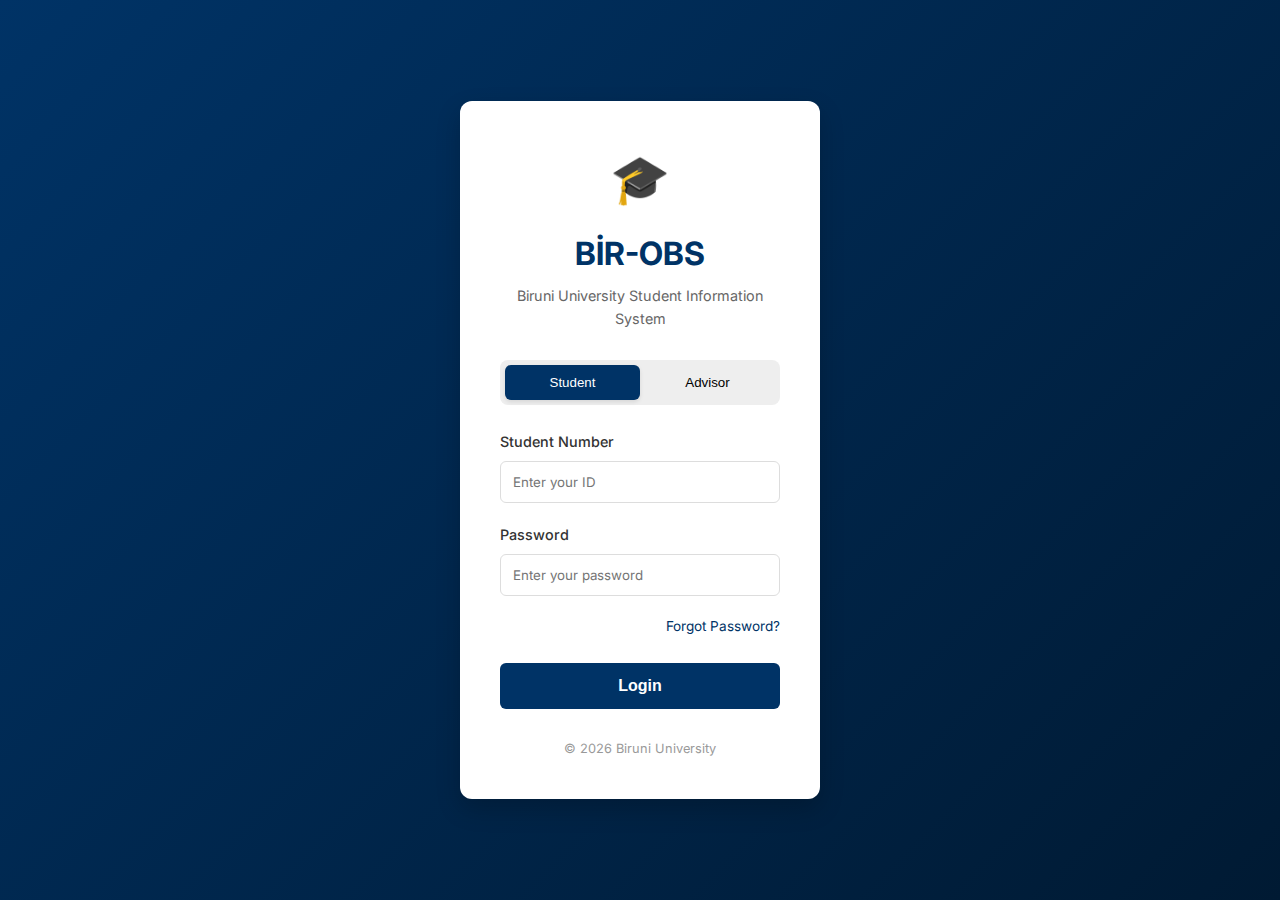
<file: index.html>
<!DOCTYPE html>
<html lang="en">
<head>
    <meta charset="UTF-8">
    <meta name="viewport" content="width=device-width, initial-scale=1.0">
    <title>BİR-OBS | Login</title>
    <link rel="stylesheet" href="css/style.css">
    <link rel="preconnect" href="https://fonts.googleapis.com">
    <link rel="preconnect" href="https://fonts.gstatic.com" crossorigin>
    <link href="https://fonts.googleapis.com/css2?family=Inter:wght@300;400;500;600;700&display=swap" rel="stylesheet">
</head>
<body class="login-body">

    <div class="login-container">
        <div class="login-card">
            <div class="login-header">
                <div class="logo-area">
                    <div class="logo-icon">🎓</div>
                    <h1>BİR-OBS</h1>
                </div>
                <p>Biruni University Student Information System</p>
            </div>

            <form id="loginForm" onsubmit="handleLogin(event)">
                <div class="role-switch">
                    <button type="button" class="role-btn active" onclick="setRole('student')" id="btn-student">Student</button>
                    <button type="button" class="role-btn" onclick="setRole('advisor')" id="btn-advisor">Advisor</button>
                </div>
                <input type="hidden" id="selectedRole" value="student">

                <div class="input-group">
                    <label for="userId" id="label-userId">Student Number</label>
                    <input type="text" id="userId" placeholder="Enter your ID" required>
                </div>

                <div class="input-group">
                    <label for="password">Password</label>
                    <input type="password" id="password" placeholder="Enter your password" required>
                </div>

                <div class="actions">
                    <a href="#" class="forgot-pass">Forgot Password?</a>
                </div>

                <button type="submit" class="login-btn">Login</button>
            </form>
            
            <div class="login-footer">
                <p>&copy; 2026 Biruni University</p>
            </div>
        </div>
    </div>

    <script src="js/app.js"></script>
</body>
</html>
</file>
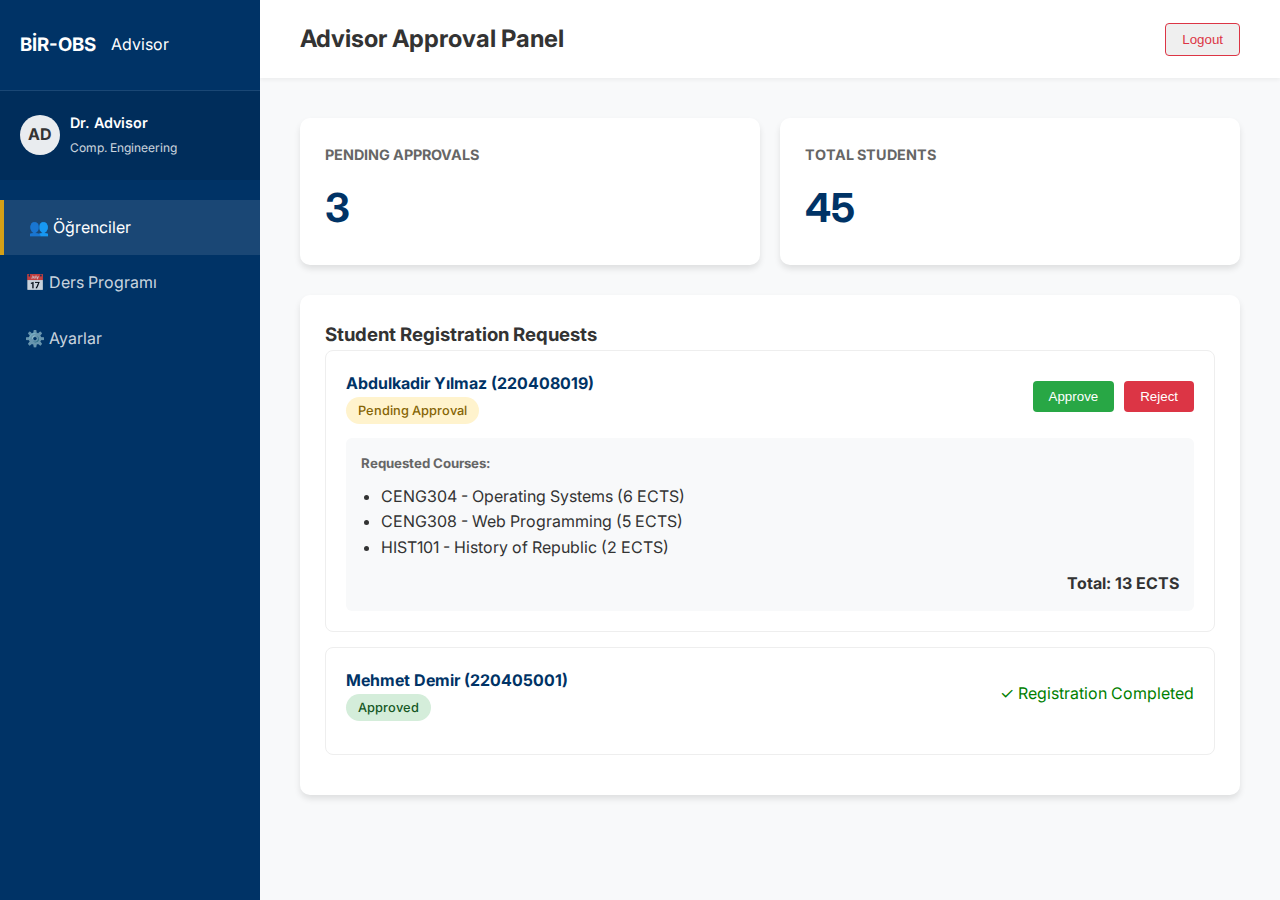
<file: advisor.html>
<!DOCTYPE html>
<html lang="en">

<head>
    <meta charset="UTF-8">
    <meta name="viewport" content="width=device-width, initial-scale=1.0">
    <title>BİR-OBS | Advisor Panel</title>
    <link rel="stylesheet" href="css/style.css">
    <link href="https://fonts.googleapis.com/css2?family=Inter:wght@300;400;500;600;700&display=swap" rel="stylesheet">
</head>

<body>

    <div class="app-container">
        <!-- Sidebar -->
        <aside class="sidebar">
            <div class="sidebar-header">
                <h3>BİR-OBS</h3>
                <span>Advisor</span>
            </div>

            <div class="user-mini-profile">
                <div class="avatar" style="background: #e9ecef; color: #333;">AD</div>
                <div class="user-info-mini">
                    <p>Dr. Advisor</p>
                    <span>Comp. Engineering</span>
                </div>
            </div>

            <ul class="nav-links">
                <li><a href="advisor.html" class="active">👥 Öğrenciler</a></li>
                <li><a href="schedule.html">📅 Ders Programı</a></li>
                <li><a href="settings.html">⚙️ Ayarlar</a></li>
            </ul>
        </aside>

        <!-- Main Content -->
        <main class="main-content">
            <div class="top-bar">
                <div class="page-title">
                    <h1>Advisor Approval Panel</h1>
                </div>
                <button onclick="logout()" class="logout-btn">Logout</button>
            </div>

            <div class="content-wrapper">

                <div class="info-cards">
                    <div class="card">
                        <h3>Pending Approvals</h3>
                        <div class="big-number" style="color: #orange;">3</div>
                    </div>
                    <div class="card">
                        <h3>Total Students</h3>
                        <div class="big-number">45</div>
                    </div>
                </div>

                <div class="course-table-container">
                    <h3>Student Registration Requests</h3>
                    <div id="student-list">
                        <!-- Student Item -->
                        <div class="student-approval-item"
                            style="border: 1px solid #eee; padding: 20px; border-radius: 8px; margin-bottom: 15px; background: #fff;">
                            <div
                                style="display: flex; justify-content: space-between; align-items: center; margin-bottom: 15px;">
                                <div>
                                    <h4 style="color: var(--primary-color);">Abdulkadir Yılmaz (220408019)</h4>
                                    <span class="status-badge status-pending">Pending Approval</span>
                                </div>
                                <div style="display: flex; gap: 10px;">
                                    <button onclick="approveStudent('220408019')"
                                        style="background: var(--success); color: white; border: none; padding: 8px 16px; border-radius: 4px; cursor: pointer;">Approve</button>
                                    <button onclick="rejectStudent('220408019')"
                                        style="background: var(--danger); color: white; border: none; padding: 8px 16px; border-radius: 4px; cursor: pointer;">Reject</button>
                                </div>
                            </div>

                            <div style="background: #f8f9fa; padding: 15px; border-radius: 6px;">
                                <h5 style="margin-bottom: 10px; color: #666;">Requested Courses:</h5>
                                <ul style="list-style: disc; margin-left: 20px;">
                                    <li>CENG304 - Operating Systems (6 ECTS)</li>
                                    <li>CENG308 - Web Programming (5 ECTS)</li>
                                    <li>HIST101 - History of Republic (2 ECTS)</li>
                                </ul>
                                <p style="margin-top: 10px; font-weight: bold; text-align: right;">Total: 13 ECTS</p>
                            </div>
                        </div>

                        <!-- Another Demo Student -->
                        <div class="student-approval-item"
                            style="border: 1px solid #eee; padding: 20px; border-radius: 8px; margin-bottom: 15px; background: #fff;">
                            <div
                                style="display: flex; justify-content: space-between; align-items: center; margin-bottom: 15px;">
                                <div>
                                    <h4 style="color: var(--primary-color);">Mehmet Demir (220405001)</h4>
                                    <span class="status-badge status-approved">Approved</span>
                                </div>
                                <div style="display: flex; gap: 10px;">
                                    <!-- No actions for approved -->
                                    <span style="color: green;">✓ Registration Completed</span>
                                </div>
                            </div>
                        </div>

                    </div>
                </div>

            </div>
        </main>
    </div>

    <script src="js/app.js"></script>
</body>

</html>
</file>
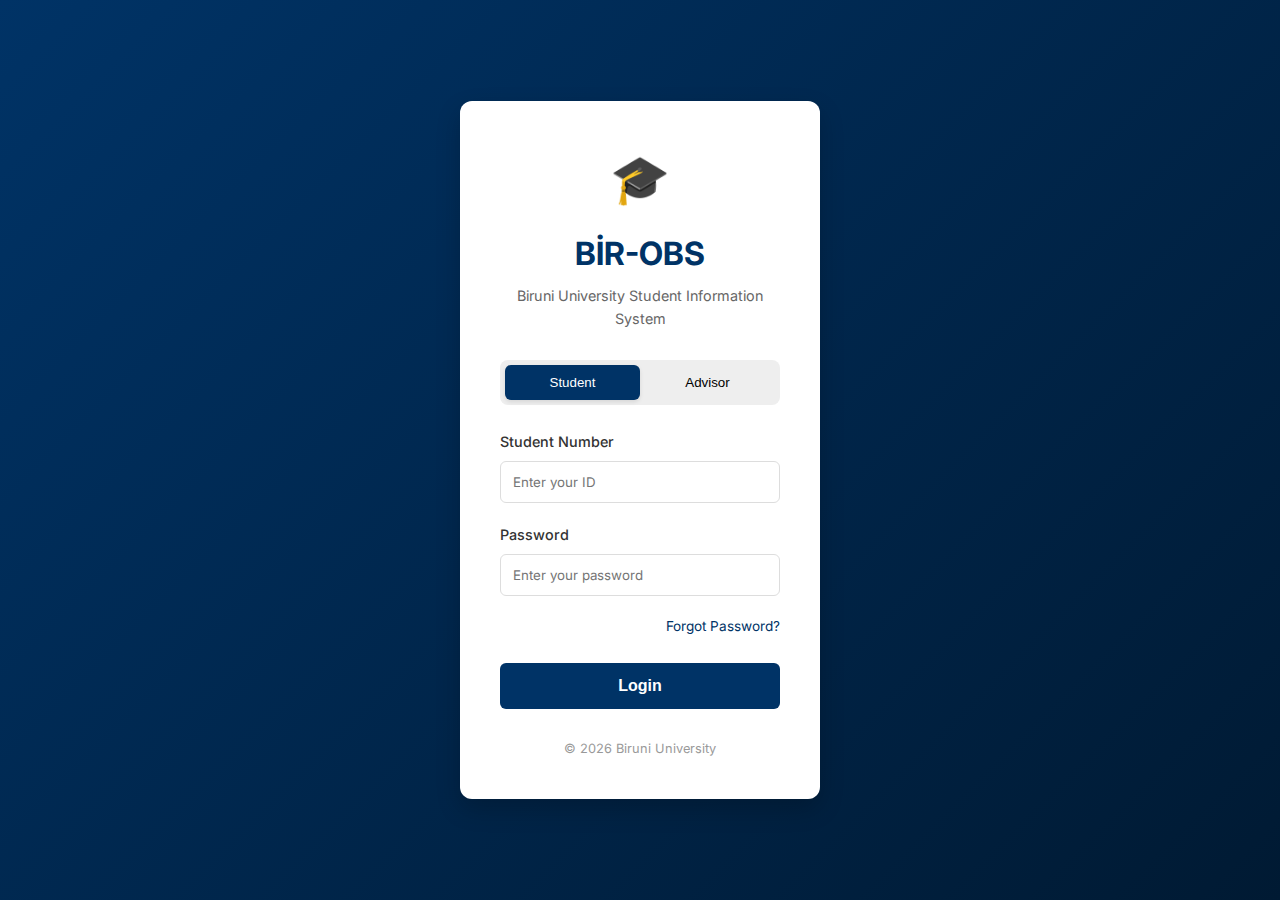
<file: course-selection.html>
<!DOCTYPE html>
<html lang="en">

<head>
    <meta charset="UTF-8">
    <meta name="viewport" content="width=device-width, initial-scale=1.0">
    <title>BİR-OBS | Course Selection</title>
    <link rel="stylesheet" href="css/style.css">
    <link href="https://fonts.googleapis.com/css2?family=Inter:wght@300;400;500;600;700&display=swap" rel="stylesheet">
</head>

<body>

    <div class="app-container">
        <!-- Sidebar -->
        <aside class="sidebar">
            <div class="sidebar-header">
                <h3>BİR-OBS</h3>
                <span>Student</span>
            </div>

            <div class="user-mini-profile">
                <div class="avatar">AY</div>
                <div class="user-info-mini">
                    <p>Abdulkadir Yılmaz</p>
                    <span>Comp. Engineering</span>
                </div>
            </div>

            <ul class="nav-links">
                <li><a href="dashboard.html">📅 Genel Bakış</a></li>
                <li><a href="course-selection.html" class="active">📚 Ders Seçimi</a></li>
                <li><a href="schedule.html">🕒 Ders Programı</a></li>
                <li><a href="transcript.html">📝 Transkript</a></li>
                <li><a href="settings.html">⚙️ Ayarlar</a></li>
            </ul>
        </aside>

        <!-- Main Content -->
        <main class="main-content">
            <div class="top-bar">
                <div class="page-title">
                    <h1>Ders Seçimi</h1>
                </div>
                <button onclick="logout()" class="logout-btn">Çıkış Yap</button>
            </div>

            <div class="content-wrapper">

                <div class="course-selection-layout">

                    <!-- Left Panel: Available Courses -->
                    <div class="left-panel">
                        <div class="card" style="margin-bottom: 20px;">
                            <h3>Filtreler</h3>
                            <div style="display: flex; gap: 10px;">
                                <label><input type="checkbox" id="filter-compulsory" onchange="renderAvailableCourses()"
                                        checked> Zorunlu</label>
                                <label><input type="checkbox" id="filter-elective" onchange="renderAvailableCourses()"
                                        checked> Seçmeli</label>
                            </div>
                        </div>

                        <h3>Açılan Dersler (Bahar '26)</h3>
                        <div id="available-courses-list" class="course-list">
                            <!-- Populated by JS -->
                        </div>
                    </div>

                    <!-- Right Panel: Basket -->
                    <div class="right-panel">
                        <div class="basket">
                            <h3>Seçilen Dersler</h3>
                            <ul id="basket-list" class="basket-list">
                                <!-- Populated by JS -->
                                <li style="text-align:center; color:#999;">Ders seçilmedi</li>
                            </ul>

                            <div class="basket-total">
                                <span>Toplam ECTS:</span>
                                <span id="total-credits">0</span>
                            </div>

                            <button class="submit-approval-btn" onclick="sendForApproval()">
                                Danışman Onayına Gönder
                            </button>
                        </div>
                    </div>

                </div>

            </div>
        </main>
    </div>

    <script src="js/app.js"></script>
</body>

</html>
</file>
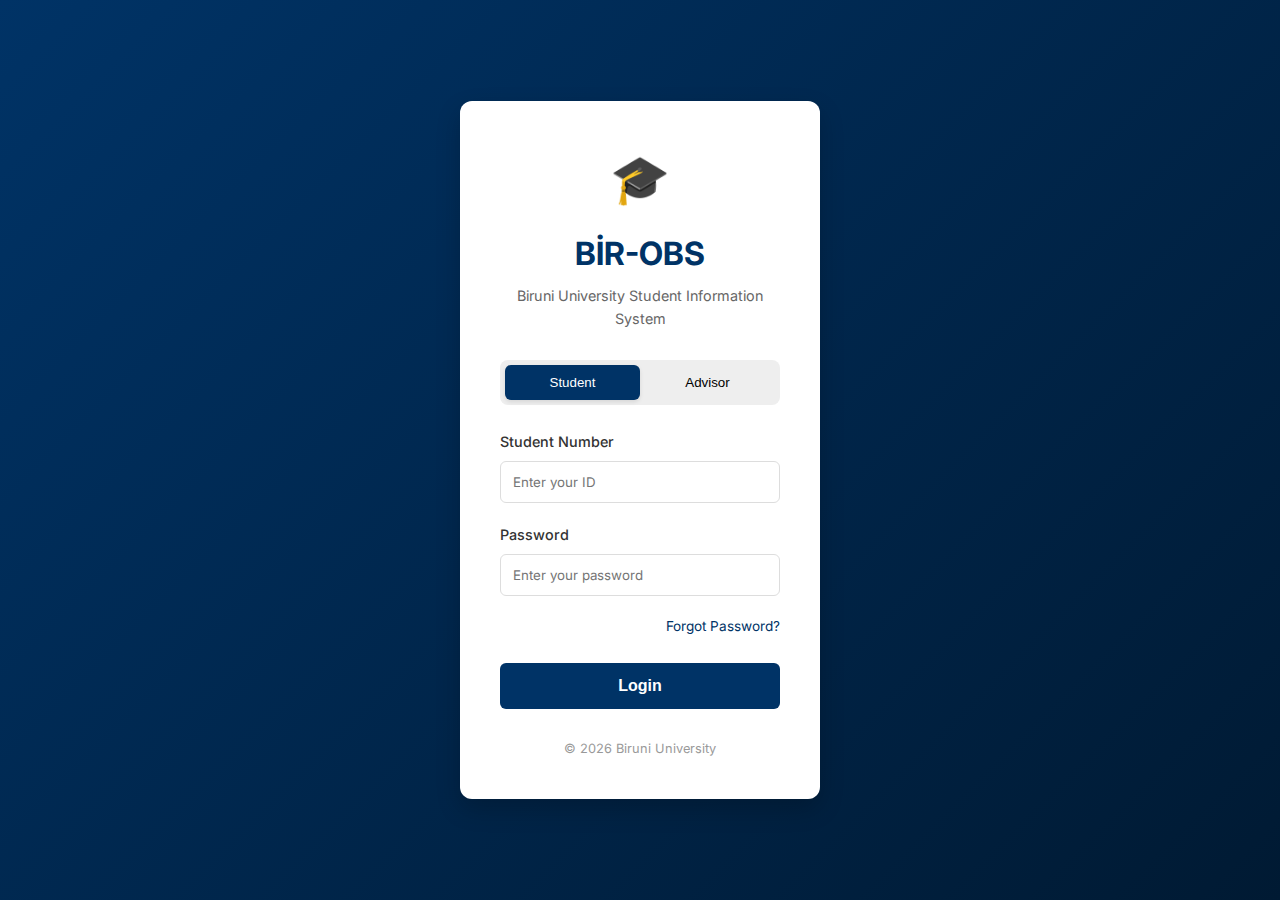
<file: dashboard.html>
<!DOCTYPE html>
<html lang="en">

<head>
    <meta charset="UTF-8">
    <meta name="viewport" content="width=device-width, initial-scale=1.0">
    <title>BİR-OBS | Dashboard</title>
    <link rel="stylesheet" href="css/style.css">
    <link href="https://fonts.googleapis.com/css2?family=Inter:wght@300;400;500;600;700&display=swap" rel="stylesheet">
</head>

<body>

    <div class="app-container">
        <!-- Sidebar -->
        <aside class="sidebar">
            <div class="sidebar-header">
                <h3>BİR-OBS</h3>
                <span>Student</span>
            </div>

            <div class="user-mini-profile">
                <div class="avatar">AY</div>
                <div class="user-info-mini">
                    <p>Abdulkadir Yılmaz</p>
                    <span>Comp. Engineering</span>
                </div>
            </div>

            <ul class="nav-links">
                <li><a href="dashboard.html" class="active">📅 Genel Bakış</a></li>
                <li><a href="course-selection.html">📚 Ders Seçimi</a></li>
                <li><a href="schedule.html">🕒 Ders Programı</a></li>
                <li><a href="transcript.html">📝 Transkript</a></li>
                <li><a href="settings.html">⚙️ Ayarlar</a></li>
            </ul>
        </aside>

        <!-- Main Content -->
        <main class="main-content">
            <div class="top-bar">
                <div class="page-title">
                    <h1>Öğrenci Paneli</h1>
                </div>
                <button onclick="logout()" class="logout-btn">Çıkış Yap</button>
            </div>

            <div class="content-wrapper">
                <!-- Info Cards -->
                <div class="info-cards">
                    <div class="card">
                        <h3>Genel Ortalama</h3>
                        <div class="big-number">3.45</div>
                    </div>
                    <div class="card">
                        <h3>Alınan ECTS</h3>
                        <div class="big-number">24</div>
                    </div>
                    <div class="card">
                        <h3>Dönem</h3>
                        <div class="big-number">Bahar '26</div>
                    </div>
                </div>

                <!-- Active Semester Summary -->
                <div class="course-table-container">
                    <h3>Aktif Dönem Dersleri (Bahar 2026)</h3>
                    <table>
                        <thead>
                            <tr>
                                <th>Kod</th>
                                <th>Ders Adı</th>
                                <th>Kredi</th>
                                <th>Durum</th>
                            </tr>
                        </thead>
                        <tbody id="dashboard-courses-body">
                            <!-- Populated by JS -->
                        </tbody>
                    </table>
                </div>
            </div>
        </main>
    </div>

    <script src="js/app.js"></script>
</body>

</html>
</file>
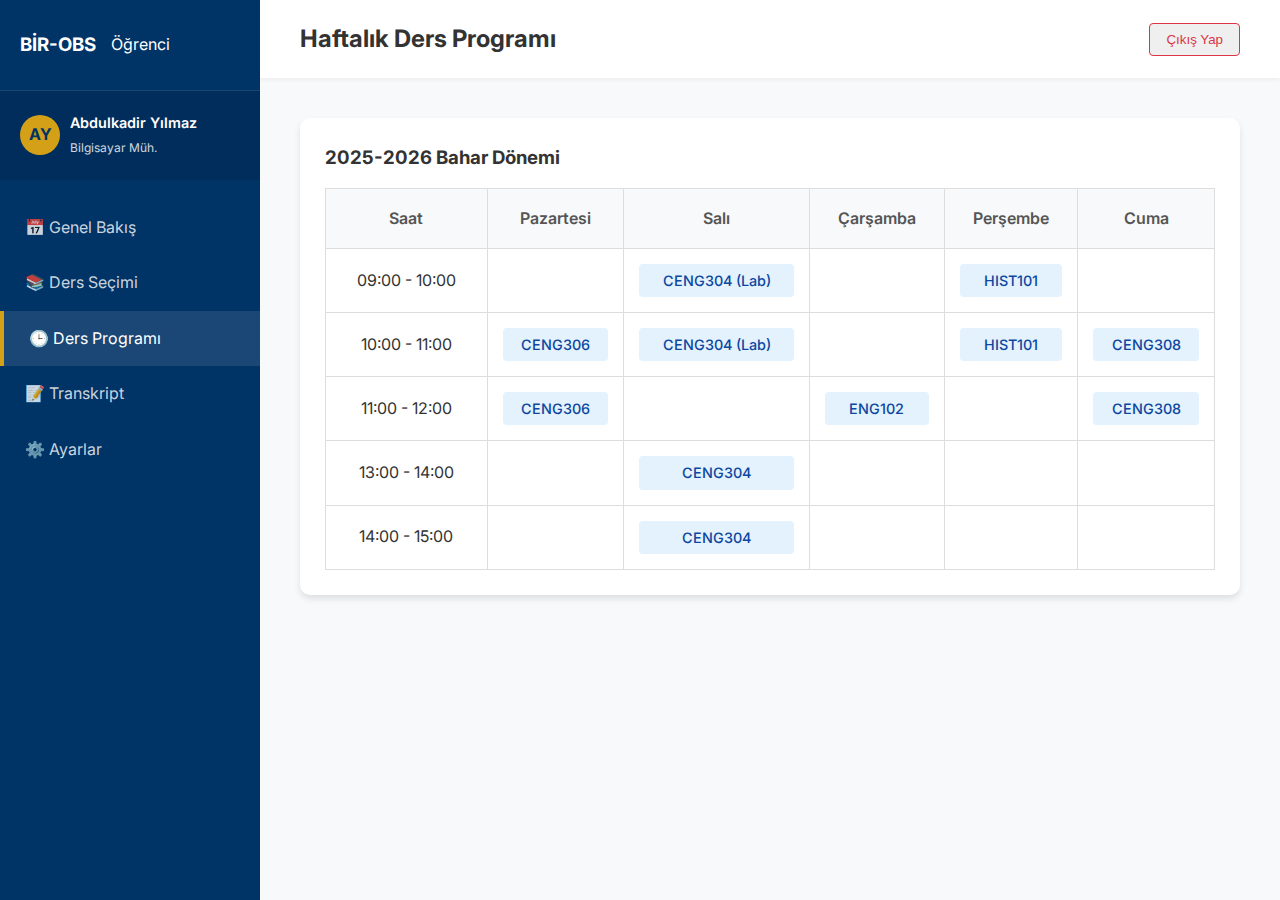
<file: schedule.html>
<!DOCTYPE html>
<html lang="en">

<head>
    <meta charset="UTF-8">
    <meta name="viewport" content="width=device-width, initial-scale=1.0">
    <title>BİR-OBS | Ders Programı</title>
    <link rel="stylesheet" href="css/style.css">
    <link href="https://fonts.googleapis.com/css2?family=Inter:wght@300;400;500;600;700&display=swap" rel="stylesheet">
    <style>
        .schedule-table th,
        .schedule-table td {
            text-align: center;
            border: 1px solid #ddd;
            height: 60px;
        }

        .course-slot {
            background-color: #e3f2fd;
            color: #0d47a1;
            padding: 5px;
            border-radius: 4px;
            font-size: 0.9rem;
            font-weight: 500;
        }
    </style>
</head>

<body>

    <div class="app-container">
        <!-- Sidebar -->
        <aside class="sidebar">
            <div class="sidebar-header">
                <h3>BİR-OBS</h3>
                <span>Öğrenci</span>
            </div>

            <div class="user-mini-profile">
                <div class="avatar">AY</div>
                <div class="user-info-mini">
                    <p>Abdulkadir Yılmaz</p>
                    <span>Bilgisayar Müh.</span>
                </div>
            </div>

            <ul class="nav-links">
                <li><a href="dashboard.html">📅 Genel Bakış</a></li>
                <li><a href="course-selection.html">📚 Ders Seçimi</a></li>
                <li><a href="schedule.html" class="active">🕒 Ders Programı</a></li>
                <li><a href="transcript.html">📝 Transkript</a></li>
                <li><a href="settings.html">⚙️ Ayarlar</a></li>
            </ul>
        </aside>

        <!-- Main Content -->
        <main class="main-content">
            <div class="top-bar">
                <div class="page-title">
                    <h1>Haftalık Ders Programı</h1>
                </div>
                <button onclick="logout()" class="logout-btn">Çıkış Yap</button>
            </div>

            <div class="content-wrapper">
                <div class="course-table-container">
                    <h3>2025-2026 Bahar Dönemi</h3>
                    <table class="schedule-table">
                        <thead>
                            <tr>
                                <th>Saat</th>
                                <th>Pazartesi</th>
                                <th>Salı</th>
                                <th>Çarşamba</th>
                                <th>Perşembe</th>
                                <th>Cuma</th>
                            </tr>
                        </thead>
                        <tbody>
                            <tr>
                                <td>09:00 - 10:00</td>
                                <td></td>
                                <td>
                                    <div class="course-slot">CENG304 (Lab)</div>
                                </td>
                                <td></td>
                                <td>
                                    <div class="course-slot">HIST101</div>
                                </td>
                                <td></td>
                            </tr>
                            <tr>
                                <td>10:00 - 11:00</td>
                                <td>
                                    <div class="course-slot">CENG306</div>
                                </td>
                                <td>
                                    <div class="course-slot">CENG304 (Lab)</div>
                                </td>
                                <td></td>
                                <td>
                                    <div class="course-slot">HIST101</div>
                                </td>
                                <td>
                                    <div class="course-slot">CENG308</div>
                                </td>
                            </tr>
                            <tr>
                                <td>11:00 - 12:00</td>
                                <td>
                                    <div class="course-slot">CENG306</div>
                                </td>
                                <td></td>
                                <td>
                                    <div class="course-slot">ENG102</div>
                                </td>
                                <td></td>
                                <td>
                                    <div class="course-slot">CENG308</div>
                                </td>
                            </tr>
                            <tr>
                                <td>13:00 - 14:00</td>
                                <td></td>
                                <td>
                                    <div class="course-slot">CENG304</div>
                                </td>
                                <td></td>
                                <td></td>
                                <td></td>
                            </tr>
                            <tr>
                                <td>14:00 - 15:00</td>
                                <td></td>
                                <td>
                                    <div class="course-slot">CENG304</div>
                                </td>
                                <td></td>
                                <td></td>
                                <td></td>
                            </tr>
                        </tbody>
                    </table>
                </div>
            </div>
        </main>
    </div>

    <script src="js/app.js"></script>
</body>

</html>
</file>
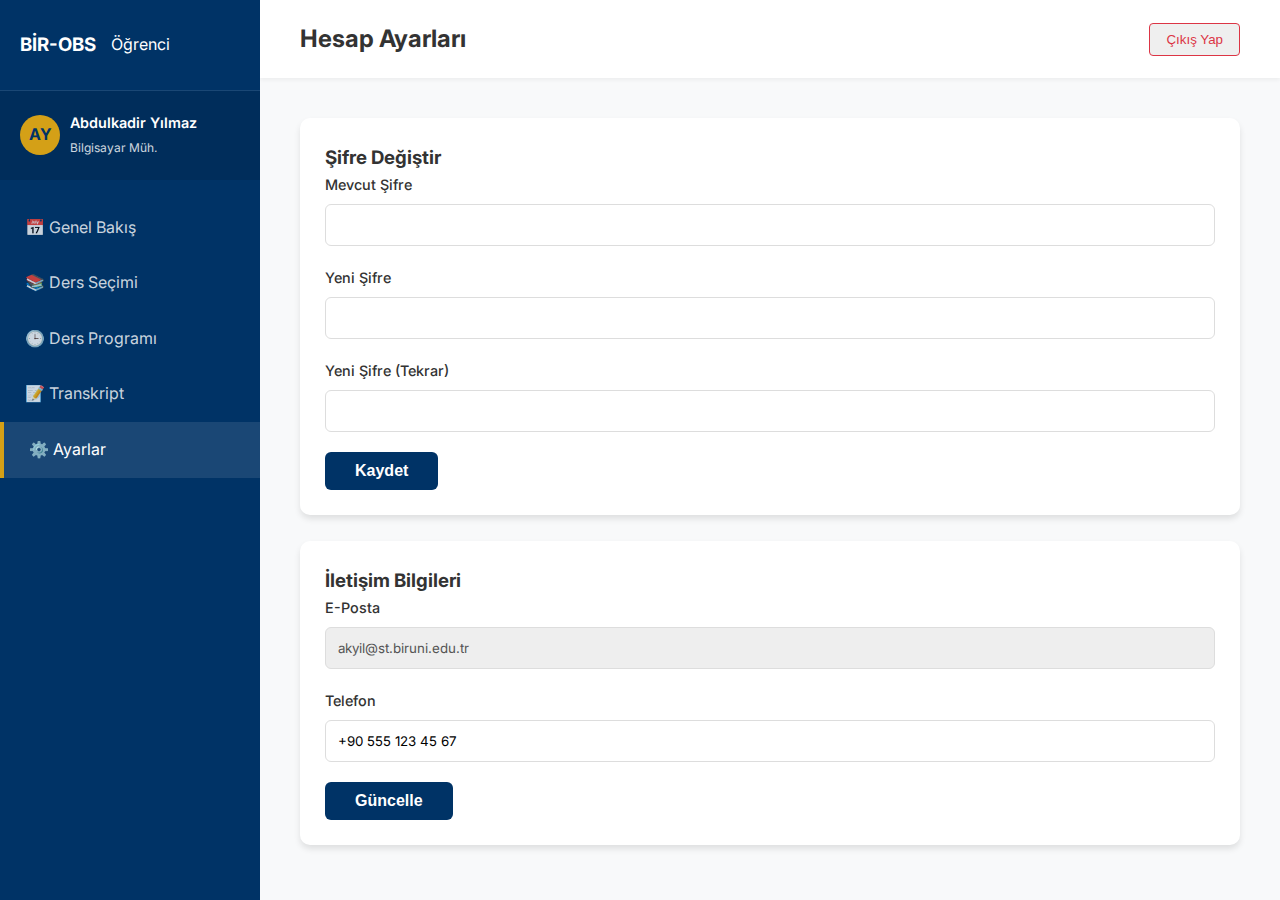
<file: settings.html>
<!DOCTYPE html>
<html lang="en">

<head>
    <meta charset="UTF-8">
    <meta name="viewport" content="width=device-width, initial-scale=1.0">
    <title>BİR-OBS | Ayarlar</title>
    <link rel="stylesheet" href="css/style.css">
    <link href="https://fonts.googleapis.com/css2?family=Inter:wght@300;400;500;600;700&display=swap" rel="stylesheet">
</head>

<body>

    <div class="app-container">
        <!-- Sidebar -->
        <aside class="sidebar">
            <div class="sidebar-header">
                <h3>BİR-OBS</h3>
                <span>Öğrenci</span>
            </div>

            <div class="user-mini-profile">
                <div class="avatar">AY</div>
                <div class="user-info-mini">
                    <p>Abdulkadir Yılmaz</p>
                    <span>Bilgisayar Müh.</span>
                </div>
            </div>

            <ul class="nav-links">
                <li><a href="dashboard.html">📅 Genel Bakış</a></li>
                <li><a href="course-selection.html">📚 Ders Seçimi</a></li>
                <li><a href="schedule.html">🕒 Ders Programı</a></li>
                <li><a href="transcript.html">📝 Transkript</a></li>
                <li><a href="settings.html" class="active">⚙️ Ayarlar</a></li>
            </ul>
        </aside>

        <!-- Main Content -->
        <main class="main-content">
            <div class="top-bar">
                <div class="page-title">
                    <h1>Hesap Ayarları</h1>
                </div>
                <button onclick="logout()" class="logout-btn">Çıkış Yap</button>
            </div>

            <div class="content-wrapper">

                <div class="course-table-container">
                    <h3>Şifre Değiştir</h3>
                    <form id="change-password-form" onsubmit="handlePasswordChange(event)">
                        <div class="input-group">
                            <label>Mevcut Şifre</label>
                            <input type="password" id="current-password" required>
                        </div>
                        <div class="input-group">
                            <label>Yeni Şifre</label>
                            <input type="password" id="new-password" required>
                        </div>
                        <div class="input-group">
                            <label>Yeni Şifre (Tekrar)</label>
                            <input type="password" id="confirm-password" required>
                        </div>
                        <button type="submit" class="login-btn" style="width: auto; padding: 10px 30px;">Kaydet</button>
                    </form>
                </div>

                <br>

                <div class="course-table-container">
                    <h3>İletişim Bilgileri</h3>
                    <div class="input-group">
                        <label>E-Posta</label>
                        <input type="email" value="akyil@st.biruni.edu.tr" disabled style="background-color: #eee;">
                    </div>
                    <div class="input-group">
                        <label>Telefon</label>
                        <input type="tel" value="+90 555 123 45 67">
                    </div>
                    <button class="login-btn" style="width: auto; padding: 10px 30px;">Güncelle</button>
                </div>

            </div>
        </main>
    </div>

    <script src="js/app.js"></script>
</body>

</html>
</file>
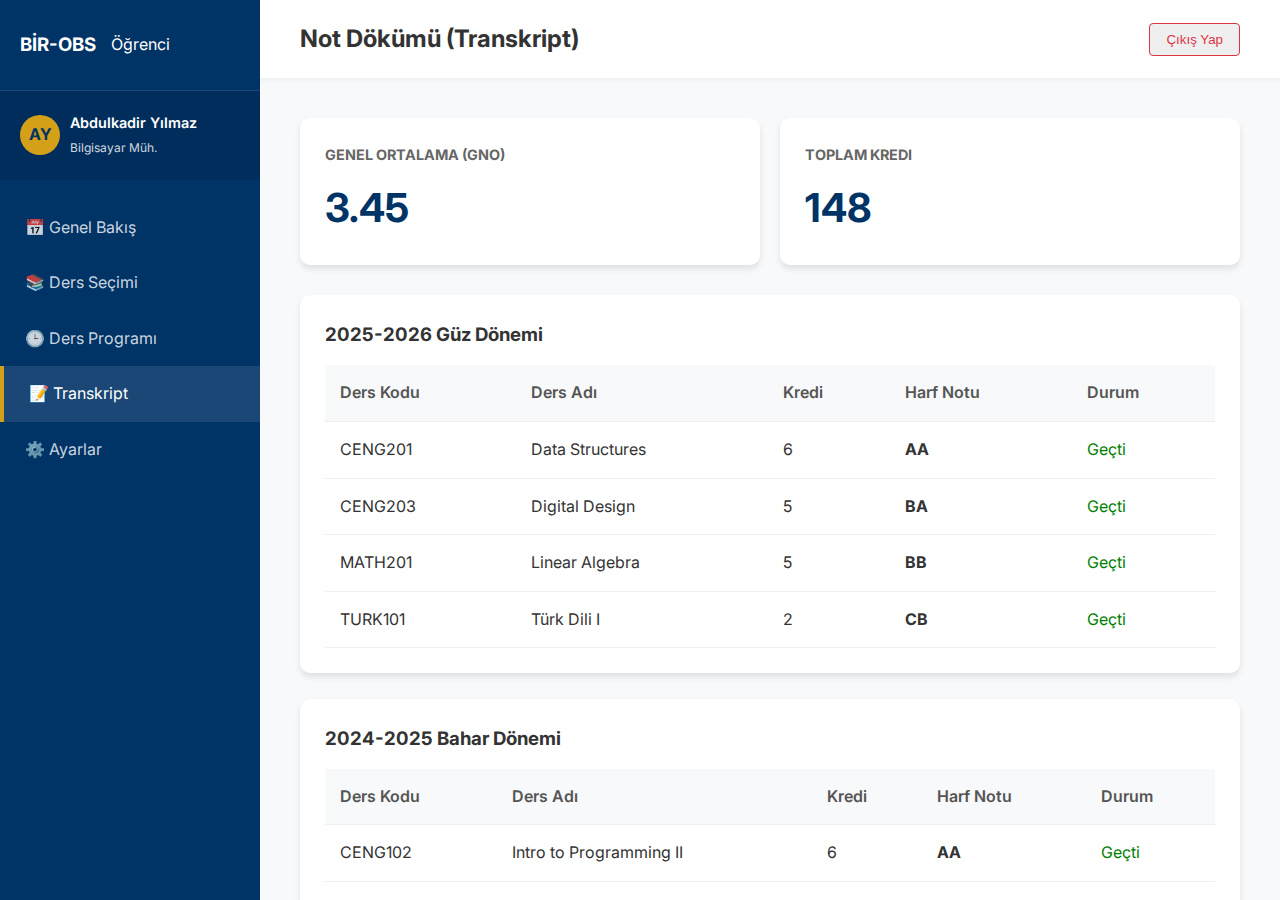
<file: transcript.html>
<!DOCTYPE html>
<html lang="en">

<head>
    <meta charset="UTF-8">
    <meta name="viewport" content="width=device-width, initial-scale=1.0">
    <title>BİR-OBS | Transkript</title>
    <link rel="stylesheet" href="css/style.css">
    <link href="https://fonts.googleapis.com/css2?family=Inter:wght@300;400;500;600;700&display=swap" rel="stylesheet">
</head>

<body>

    <div class="app-container">
        <!-- Sidebar -->
        <aside class="sidebar">
            <div class="sidebar-header">
                <h3>BİR-OBS</h3>
                <span>Öğrenci</span>
            </div>

            <div class="user-mini-profile">
                <div class="avatar">AY</div>
                <div class="user-info-mini">
                    <p>Abdulkadir Yılmaz</p>
                    <span>Bilgisayar Müh.</span>
                </div>
            </div>

            <ul class="nav-links">
                <li><a href="dashboard.html">📅 Genel Bakış</a></li>
                <li><a href="course-selection.html">📚 Ders Seçimi</a></li>
                <li><a href="schedule.html">🕒 Ders Programı</a></li>
                <li><a href="transcript.html" class="active">📝 Transkript</a></li>
                <li><a href="settings.html">⚙️ Ayarlar</a></li>
            </ul>
        </aside>

        <!-- Main Content -->
        <main class="main-content">
            <div class="top-bar">
                <div class="page-title">
                    <h1>Not Dökümü (Transkript)</h1>
                </div>
                <button onclick="logout()" class="logout-btn">Çıkış Yap</button>
            </div>

            <div class="content-wrapper">

                <div class="info-cards">
                    <div class="card">
                        <h3>Genel Ortalama (GNO)</h3>
                        <div class="big-number">3.45</div>
                    </div>
                    <div class="card">
                        <h3>Toplam Kredi</h3>
                        <div class="big-number">148</div>
                    </div>
                </div>

                <div class="course-table-container">
                    <h3>2025-2026 Güz Dönemi</h3>
                    <table>
                        <thead>
                            <tr>
                                <th>Ders Kodu</th>
                                <th>Ders Adı</th>
                                <th>Kredi</th>
                                <th>Harf Notu</th>
                                <th>Durum</th>
                            </tr>
                        </thead>
                        <tbody>
                            <tr>
                                <td>CENG201</td>
                                <td>Data Structures</td>
                                <td>6</td>
                                <td><b>AA</b></td>
                                <td style="color:green;">Geçti</td>
                            </tr>
                            <tr>
                                <td>CENG203</td>
                                <td>Digital Design</td>
                                <td>5</td>
                                <td><b>BA</b></td>
                                <td style="color:green;">Geçti</td>
                            </tr>
                            <tr>
                                <td>MATH201</td>
                                <td>Linear Algebra</td>
                                <td>5</td>
                                <td><b>BB</b></td>
                                <td style="color:green;">Geçti</td>
                            </tr>
                            <tr>
                                <td>TURK101</td>
                                <td>Türk Dili I</td>
                                <td>2</td>
                                <td><b>CB</b></td>
                                <td style="color:green;">Geçti</td>
                            </tr>
                        </tbody>
                    </table>
                </div>

                <br>

                <div class="course-table-container">
                    <h3>2024-2025 Bahar Dönemi</h3>
                    <table>
                        <thead>
                            <tr>
                                <th>Ders Kodu</th>
                                <th>Ders Adı</th>
                                <th>Kredi</th>
                                <th>Harf Notu</th>
                                <th>Durum</th>
                            </tr>
                        </thead>
                        <tbody>
                            <tr>
                                <td>CENG102</td>
                                <td>Intro to Programming II</td>
                                <td>6</td>
                                <td><b>AA</b></td>
                                <td style="color:green;">Geçti</td>
                            </tr>
                            <tr>
                                <td>PHYS102</td>
                                <td>Physics II</td>
                                <td>4</td>
                                <td><b>CC</b></td>
                                <td style="color:green;">Geçti</td>
                            </tr>
                        </tbody>
                    </table>
                </div>
            </div>
        </main>
    </div>

    <script src="js/app.js"></script>
</body>

</html>
</file>
<file: css/style.css>
:root {
    --primary-color: #003366; /* Biruni Blue */
    --secondary-color: #f4f4f4;
    --accent-color: #d4a017; /* Gold accent */
    --text-color: #333;
    --white: #ffffff;
    --danger: #dc3545;
    --success: #28a745;
    --font-family: 'Inter', sans-serif;
    --shadow: 0 4px 6px rgba(0, 0, 0, 0.1);
}

* {
    margin: 0;
    padding: 0;
    box-sizing: border-box;
}

body {
    font-family: var(--font-family);
    background-color: var(--secondary-color);
    color: var(--text-color);
    line-height: 1.6;
}

/* Login Styles */
.login-body {
    background: linear-gradient(135deg, var(--primary-color) 0%, #001a33 100%);
    height: 100vh;
    display: flex;
    justify-content: center;
    align-items: center;
}

.login-container {
    width: 100%;
    max-width: 400px;
    padding: 20px;
}

.login-card {
    background: var(--white);
    padding: 40px;
    border-radius: 12px;
    box-shadow: 0 10px 25px rgba(0,0,0,0.2);
    text-align: center;
}

.logo-icon {
    font-size: 3rem;
    margin-bottom: 10px;
}

.login-header h1 {
    color: var(--primary-color);
    margin-bottom: 5px;
}

.login-header p {
    font-size: 0.9rem;
    color: #666;
    margin-bottom: 30px;
}

.role-switch {
    display: flex;
    background: #eee;
    padding: 5px;
    border-radius: 8px;
    margin-bottom: 25px;
}

.role-btn {
    flex: 1;
    border: none;
    background: transparent;
    padding: 10px;
    border-radius: 6px;
    cursor: pointer;
    font-weight: 500;
    transition: all 0.3s ease;
}

.role-btn.active {
    background: var(--primary-color);
    color: var(--white);
    box-shadow: 0 2px 4px rgba(0,0,0,0.1);
}

.input-group {
    margin-bottom: 20px;
    text-align: left;
}

.input-group label {
    display: block;
    margin-bottom: 8px;
    font-weight: 500;
    font-size: 0.9rem;
}

.input-group input {
    width: 100%;
    padding: 12px;
    border: 1px solid #ddd;
    border-radius: 6px;
    font-family: inherit;
    transition: border-color 0.3s;
}

.input-group input:focus {
    border-color: var(--primary-color);
    outline: none;
}

.actions {
    display: flex;
    justify-content: flex-end;
    margin-bottom: 25px;
}

.forgot-pass {
    color: var(--primary-color);
    text-decoration: none;
    font-size: 0.85rem;
}

.login-btn {
    width: 100%;
    background: var(--primary-color);
    color: var(--white);
    padding: 14px;
    border: none;
    border-radius: 6px;
    font-size: 1rem;
    font-weight: 600;
    cursor: pointer;
    transition: background 0.3s;
}

.login-btn:hover {
    background: #002244;
}

.login-footer {
    margin-top: 30px;
    font-size: 0.8rem;
    color: #999;
}

/* Dashboard Layout */
.app-container {
    display: flex;
    height: 100vh;
}

.sidebar {
    width: 260px;
    background: var(--primary-color);
    color: var(--white);
    display: flex;
    flex-direction: column;
}

.sidebar-header {
    padding: 30px 20px;
    display: flex;
    align-items: center;
    gap: 15px;
    border-bottom: 1px solid rgba(255,255,255,0.1);
}

.sidebar-header h2 {
    font-size: 1.2rem;
}

.nav-links {
    list-style: none;
    padding: 20px 0;
    flex: 1;
}

.nav-links li a {
    display: block;
    padding: 15px 25px;
    color: rgba(255,255,255,0.8);
    text-decoration: none;
    transition: all 0.2s;
    display: flex;
    align-items: center;
    gap: 10px;
}

.nav-links li a:hover,
.nav-links li a.active {
    background: rgba(255,255,255,0.1);
    color: var(--white);
    border-left: 4px solid var(--accent-color);
}

.user-mini-profile {
    padding: 20px;
    background: rgba(0,0,0,0.1);
    display: flex;
    align-items: center;
    gap: 10px;
}

.avatar {
    width: 40px;
    height: 40px;
    background: var(--accent-color);
    border-radius: 50%;
    display: flex;
    align-items: center;
    justify-content: center;
    font-weight: bold;
    color: var(--primary-color);
}

.user-info-mini p {
    font-size: 0.9rem;
    font-weight: 600;
}

.user-info-mini span {
    font-size: 0.75rem;
    opacity: 0.8;
}

.main-content {
    flex: 1;
    overflow-y: auto;
    background: #f8f9fa;
}

.top-bar {
    background: var(--white);
    padding: 20px 40px;
    box-shadow: 0 2px 4px rgba(0,0,0,0.05);
    display: flex;
    justify-content: space-between;
    align-items: center;
}

.page-title h1 {
    font-size: 1.5rem;
}

.logout-btn {
    text-decoration: none;
    color: var(--danger);
    font-weight: 500;
    padding: 8px 16px;
    border: 1px solid var(--danger);
    border-radius: 4px;
    transition: all 0.2s;
}

.logout-btn:hover {
    background: var(--danger);
    color: var(--white);
}

.content-wrapper {
    padding: 40px;
    max-width: 1200px;
    margin: 0 auto;
}

/* Dashboard Cards */
.info-cards {
    display: grid;
    grid-template-columns: repeat(auto-fit, minmax(250px, 1fr));
    gap: 20px;
    margin-bottom: 30px;
}

.card {
    background: var(--white);
    padding: 25px;
    border-radius: 10px;
    box-shadow: var(--shadow);
}

.card h3 {
    color: #666;
    font-size: 0.9rem;
    text-transform: uppercase;
    margin-bottom: 10px;
}

.big-number {
    font-size: 2.5rem;
    font-weight: 700;
    color: var(--primary-color);
}

/* Course Tables */
.course-table-container {
    background: var(--white);
    padding: 25px;
    border-radius: 10px;
    box-shadow: var(--shadow);
}

table {
    width: 100%;
    border-collapse: collapse;
    margin-top: 15px;
}

th, td {
    padding: 15px;
    text-align: left;
    border-bottom: 1px solid #eee;
}

th {
    background-color: #f8f9fa;
    font-weight: 600;
    color: #555;
}

.status-badge {
    padding: 6px 12px;
    border-radius: 20px;
    font-size: 0.8rem;
    font-weight: 500;
}

.status-pending {
    background: #fff3cd;
    color: #856404;
}

.status-approved {
    background: #d4edda;
    color: #155724;
}

/* Course Selection Split View */
.course-selection-layout {
    display: grid;
    grid-template-columns: 2fr 1fr;
    gap: 30px;
}

.course-list {
    display: grid;
    gap: 15px;
}

.course-card {
    display: flex;
    justify-content: space-between;
    align-items: center;
    padding: 20px;
    background: var(--white);
    border: 1px solid #eee;
    border-radius: 8px;
    transition: transform 0.2s;
}

.course-card:hover {
    transform: translateY(-2px);
    box-shadow: 0 4px 8px rgba(0,0,0,0.05);
}

.course-info h4 {
    color: var(--primary-color);
    margin-bottom: 5px;
}

.course-meta {
    font-size: 0.85rem;
    color: #777;
    display: flex;
    gap: 15px;
}

.add-btn {
    background: var(--success);
    color: var(--white);
    border: none;
    width: 36px;
    height: 36px;
    border-radius: 50%;
    font-size: 1.2rem;
    cursor: pointer;
    display: flex;
    align-items: center;
    justify-content: center;
}

.add-btn.disabled {
    background: #ccc;
    cursor: not-allowed;
}

.basket {
    background: var(--white);
    padding: 25px;
    border-radius: 10px;
    box-shadow: var(--shadow);
    height: fit-content;
    position: sticky;
    top: 20px;
}

.basket-list {
    list-style: none;
    margin: 20px 0;
}

.basket-item {
    display: flex;
    justify-content: space-between;
    align-items: center;
    padding: 10px 0;
    border-bottom: 1px dashed #eee;
}

.remove-btn {
    color: var(--danger);
    background: none;
    border: none;
    cursor: pointer;
    font-size: 1.2rem;
}

.basket-total {
    margin-top: 20px;
    padding-top: 20px;
    border-top: 2px solid #eee;
    display: flex;
    justify-content: space-between;
    font-weight: 700;
    font-size: 1.1rem;
}

.submit-approval-btn {
    width: 100%;
    background: var(--accent-color);
    color: var(--text-color);
    border: none;
    padding: 15px;
    border-radius: 6px;
    margin-top: 25px;
    font-weight: 700;
    cursor: pointer;
    transition: background 0.2s;
}

.submit-approval-btn:hover {
    background: #bf9015;
}

ul {
    list-style-type: none;
}
</file>
